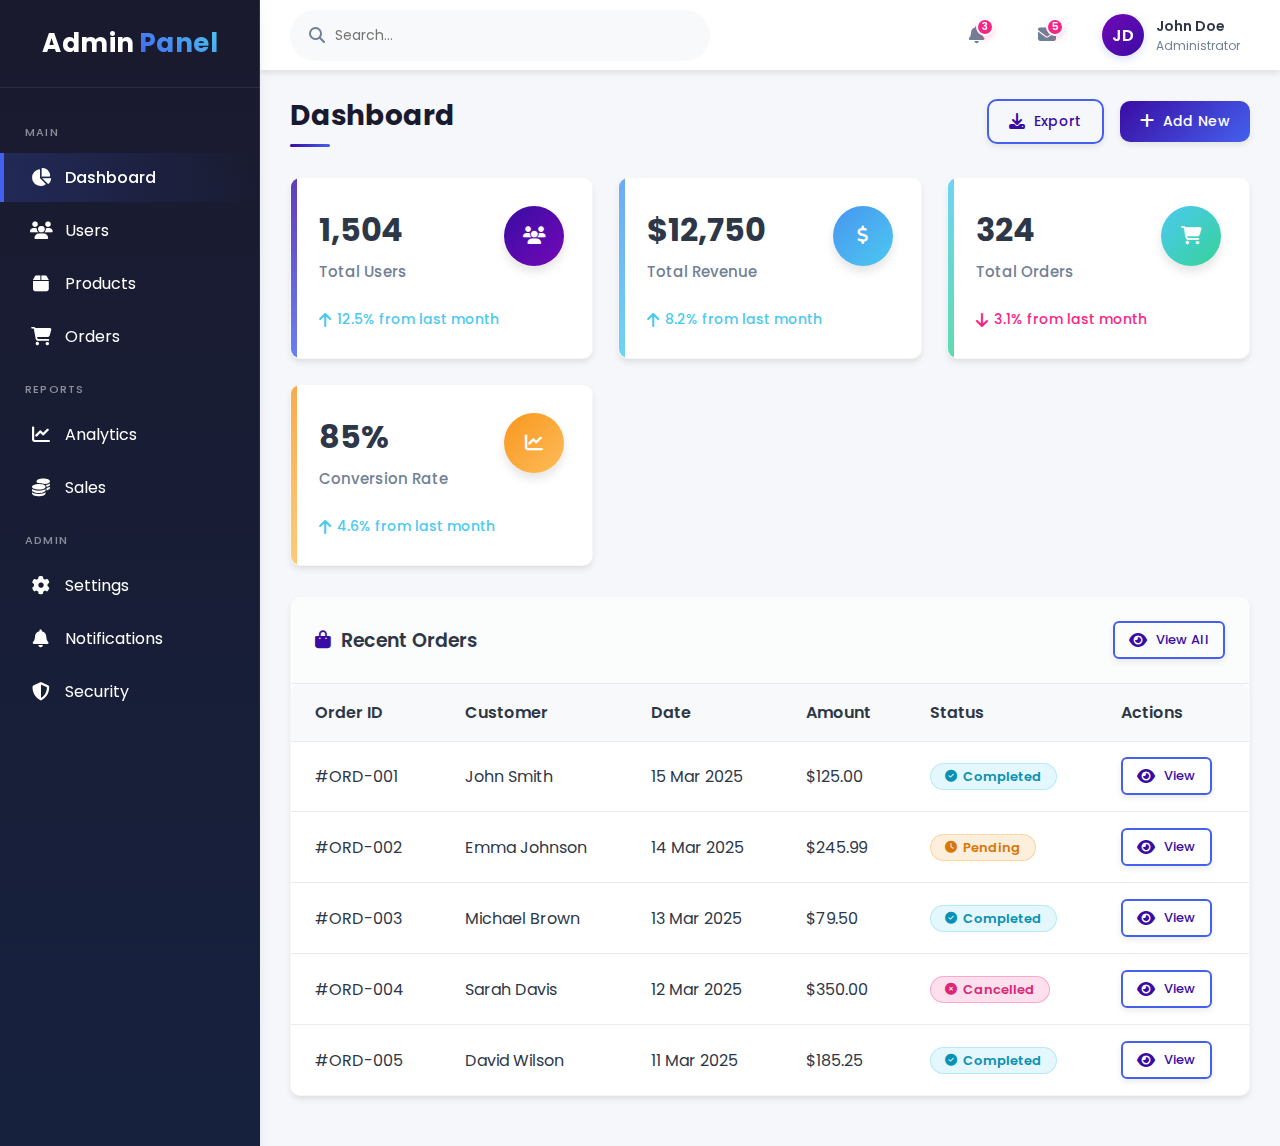
<file: Panel/index.html>
<!DOCTYPE html>
<html lang="en">
  <head>
    <meta charset="UTF-8" />
    <meta name="viewport" content="width=device-width, initial-scale=1.0" />
    <title>Admin Dashboard</title>
    <link
      rel="stylesheet"
      href="https://cdnjs.cloudflare.com/ajax/libs/font-awesome/6.4.2/css/all.min.css"
    />
    <link
      rel="stylesheet"
      href="https://cdnjs.cloudflare.com/ajax/libs/animate.css/4.1.1/animate.min.css"
    />
    <link
      href="https://fonts.googleapis.com/css2?family=Poppins:wght@300;400;500;600;700&display=swap"
      rel="stylesheet"
    />
    <link rel="stylesheet" href="style.css" />
  </head>
  <body>
    <div class="container">
      <!-- Sidebar -->
      <div class="sidebar">
        <div class="logo">
          <h1>Admin<span>Panel</span></h1>
        </div>
        <div class="nav-menu">
          <div class="menu-heading">Main</div>
          <div class="nav-item active">
            <i class="fas fa-chart-pie"></i>
            <span>Dashboard</span>
          </div>
          <div class="nav-item">
            <i class="fas fa-users"></i>
            <span>Users</span>
          </div>
          <div class="nav-item">
            <i class="fas fa-box"></i>
            <span>Products</span>
          </div>
          <div class="nav-item">
            <i class="fas fa-shopping-cart"></i>
            <span>Orders</span>
          </div>

          <div class="menu-heading">Reports</div>
          <div class="nav-item">
            <i class="fas fa-chart-line"></i>
            <span>Analytics</span>
          </div>
          <div class="nav-item">
            <i class="fas fa-coins"></i>
            <span>Sales</span>
          </div>

          <div class="menu-heading">Admin</div>
          <div class="nav-item">
            <i class="fas fa-cog"></i>
            <span>Settings</span>
          </div>
          <div class="nav-item">
            <i class="fas fa-bell"></i>
            <span>Notifications</span>
          </div>
          <div class="nav-item">
            <i class="fas fa-shield-alt"></i>
            <span>Security</span>
          </div>
        </div>
      </div>

      <!-- Header -->
      <div class="header">
        <div class="search-bar">
          <i class="fas fa-search"></i>
          <input type="text" placeholder="Search..." />
        </div>
        <div class="header-actions">
          <div class="notification">
            <i class="fas fa-bell"></i>
            <div class="badge">3</div>
          </div>
          <div class="notification">
            <i class="fas fa-envelope"></i>
            <div class="badge">5</div>
          </div>
          <div class="user-profile">
            <div class="profile-img">JD</div>
            <div class="user-info">
              <div class="user-name">John Doe</div>
              <div class="user-role">Administrator</div>
            </div>
          </div>
        </div>
      </div>

      <!-- Main Content -->
      <div class="main-content">
        <div class="page-title">
          <div class="title">Dashboard</div>
          <div class="action-buttons">
            <button class="btn btn-outline">
              <i class="fas fa-download"></i>
              Export
            </button>
            <button class="btn btn-primary">
              <i class="fas fa-plus"></i>
              Add New
            </button>
          </div>
        </div>

        <!-- Stats Cards -->
        <div class="stats-cards">
          <div class="stat-card">
            <div class="card-header">
              <div>
                <div class="card-value">1,504</div>
                <div class="card-label">Total Users</div>
              </div>
              <div class="card-icon purple">
                <i class="fas fa-users"></i>
              </div>
            </div>
            <div class="card-change positive">
              <i class="fas fa-arrow-up"></i>
              <span>12.5% from last month</span>
            </div>
          </div>

          <div class="stat-card">
            <div class="card-header">
              <div>
                <div class="card-value">$12,750</div>
                <div class="card-label">Total Revenue</div>
              </div>
              <div class="card-icon blue">
                <i class="fas fa-dollar-sign"></i>
              </div>
            </div>
            <div class="card-change positive">
              <i class="fas fa-arrow-up"></i>
              <span>8.2% from last month</span>
            </div>
          </div>

          <div class="stat-card">
            <div class="card-header">
              <div>
                <div class="card-value">324</div>
                <div class="card-label">Total Orders</div>
              </div>
              <div class="card-icon green">
                <i class="fas fa-shopping-cart"></i>
              </div>
            </div>
            <div class="card-change negative">
              <i class="fas fa-arrow-down"></i>
              <span>3.1% from last month</span>
            </div>
          </div>

          <div class="stat-card">
            <div class="card-header">
              <div>
                <div class="card-value">85%</div>
                <div class="card-label">Conversion Rate</div>
              </div>
              <div class="card-icon orange">
                <i class="fas fa-chart-line"></i>
              </div>
            </div>
            <div class="card-change positive">
              <i class="fas fa-arrow-up"></i>
              <span>4.6% from last month</span>
            </div>
          </div>
        </div>

        <!-- Recent Orders -->
        <div class="table-card">
          <div class="card-title">
            <h3><i class="fas fa-shopping-bag"></i> Recent Orders</h3>
            <button class="btn btn-outline btn-sm">
              <i class="fas fa-eye"></i> View All
            </button>
          </div>
          <table class="data-table">
            <thead>
              <tr>
                <th>Order ID</th>
                <th>Customer</th>
                <th>Date</th>
                <th>Amount</th>
                <th>Status</th>
                <th>Actions</th>
              </tr>
            </thead>
            <tbody>
              <tr>
                <td>#ORD-001</td>
                <td>John Smith</td>
                <td>15 Mar 2025</td>
                <td>$125.00</td>
                <td>
                  <span class="status active"
                    ><i class="fas fa-check-circle"></i> Completed</span
                  >
                </td>
                <td>
                  <button class="btn btn-outline btn-sm">
                    <i class="fas fa-eye"></i> View
                  </button>
                </td>
              </tr>
              <tr>
                <td>#ORD-002</td>
                <td>Emma Johnson</td>
                <td>14 Mar 2025</td>
                <td>$245.99</td>
                <td>
                  <span class="status pending"
                    ><i class="fas fa-clock"></i> Pending</span
                  >
                </td>
                <td>
                  <button class="btn btn-outline btn-sm">
                    <i class="fas fa-eye"></i> View
                  </button>
                </td>
              </tr>
              <tr>
                <td>#ORD-003</td>
                <td>Michael Brown</td>
                <td>13 Mar 2025</td>
                <td>$79.50</td>
                <td>
                  <span class="status active"
                    ><i class="fas fa-check-circle"></i> Completed</span
                  >
                </td>
                <td>
                  <button class="btn btn-outline btn-sm">
                    <i class="fas fa-eye"></i> View
                  </button>
                </td>
              </tr>
              <tr>
                <td>#ORD-004</td>
                <td>Sarah Davis</td>
                <td>12 Mar 2025</td>
                <td>$350.00</td>
                <td>
                  <span class="status cancelled"
                    ><i class="fas fa-times-circle"></i> Cancelled</span
                  >
                </td>
                <td>
                  <button class="btn btn-outline btn-sm">
                    <i class="fas fa-eye"></i> View
                  </button>
                </td>
              </tr>
              <tr>
                <td>#ORD-005</td>
                <td>David Wilson</td>
                <td>11 Mar 2025</td>
                <td>$185.25</td>
                <td>
                  <span class="status active"
                    ><i class="fas fa-check-circle"></i> Completed</span
                  >
                </td>
                <td>
                  <button class="btn btn-outline btn-sm">
                    <i class="fas fa-eye"></i> View
                  </button>
                </td>
              </tr>
            </tbody>
          </table>
        </div>
      </div>
    </div>
  </body>
</html>
</file>
<file: Panel/style.css>
:root {
  --primary: #3a0ca3;
  --primary-light: #4361ee;
  --secondary: #7209b7;
  --success: #4cc9f0;
  --danger: #f72585;
  --warning: #f8961e;
  --info: #4895ef;
  --dark: #1a1a2e;
  --light: #f8f9fa;
  --border: #e9ecef;
  --text: #2d3748;
  --text-light: #718096;
  --shadow: 0 10px 15px -3px rgba(0, 0, 0, 0.1),
    0 4px 6px -2px rgba(0, 0, 0, 0.05);
  --shadow-sm: 0 4px 6px -1px rgba(0, 0, 0, 0.1);
  --shadow-lg: 0 20px 25px -5px rgba(0, 0, 0, 0.1),
    0 10px 10px -5px rgba(0, 0, 0, 0.04);
  --radius: 10px;
  --radius-sm: 6px;
  --sidebar-width: 260px;
  --header-height: 70px;
  --transition: all 0.3s ease;
}

* {
  margin: 0;
  padding: 0;
  box-sizing: border-box;
  font-family: "Poppins", sans-serif;
}

body {
  background-color: #f5f7fb;
  color: var(--text);
  overflow-x: hidden;
}

/* Custom Scrollbar */
::-webkit-scrollbar {
  width: 6px;
  height: 6px;
}

::-webkit-scrollbar-track {
  background: #f1f1f1;
}

::-webkit-scrollbar-thumb {
  background: var(--primary-light);
  border-radius: 10px;
}

::-webkit-scrollbar-thumb:hover {
  background: var(--primary);
}

/* Layout */
.container {
  display: grid;
  grid-template-columns: var(--sidebar-width) 1fr;
  grid-template-rows: var(--header-height) 1fr;
  min-height: 100vh;
}

/* Sidebar */
.sidebar {
  grid-row: 1 / 3;
  background: linear-gradient(180deg, var(--dark) 0%, #16213e 100%);
  color: white;
  overflow-y: auto;
  transition: var(--transition);
  box-shadow: var(--shadow);
  z-index: 1000;
  position: relative;
}

.sidebar::before {
  content: "";
  position: absolute;
  top: 0;
  right: 0;
  height: 100%;
  width: 1px;
  background: linear-gradient(to bottom, rgba(255, 255, 255, 0.1), transparent);
}

.logo {
  padding: 24px 20px;
  text-align: center;
  border-bottom: 1px solid rgba(255, 255, 255, 0.08);
  margin-bottom: 10px;
}

.logo h1 {
  font-size: 26px;
  font-weight: 700;
  color: white;
  display: flex;
  align-items: center;
  justify-content: center;
  letter-spacing: 0.5px;
}

.logo span {
  color: var(--primary-light);
  background: linear-gradient(45deg, var(--primary-light), var(--success));
  -webkit-background-clip: text;
  background-clip: text;
  -webkit-text-fill-color: transparent;
  margin-left: 4px;
}

.nav-menu {
  padding: 10px 0;
}

.menu-heading {
  padding: 16px 25px 8px;
  font-size: 11px;
  text-transform: uppercase;
  letter-spacing: 1.2px;
  color: rgba(255, 255, 255, 0.5);
  font-weight: 500;
}

.nav-item {
  padding: 12px 25px;
  display: flex;
  align-items: center;
  cursor: pointer;
  transition: var(--transition);
  border-left: 4px solid transparent;
  margin: 4px 0;
  border-radius: 0 var(--radius-sm) var(--radius-sm) 0;
  position: relative;
  overflow: hidden;
}

.nav-item::after {
  content: "";
  position: absolute;
  bottom: 0;
  left: 0;
  width: 0;
  height: 1px;
  background: linear-gradient(
    90deg,
    transparent,
    rgba(255, 255, 255, 0.2),
    transparent
  );
  transition: var(--transition);
}

.nav-item:hover::after {
  width: 100%;
}

.nav-item:hover,
.nav-item.active {
  background-color: rgba(255, 255, 255, 0.07);
  border-left-color: var(--primary-light);
}

.nav-item.active {
  background: linear-gradient(90deg, rgba(67, 97, 238, 0.2), transparent);
  font-weight: 500;
}

.nav-item i {
  width: 24px;
  margin-right: 12px;
  font-size: 18px;
  text-align: center;
  transition: var(--transition);
}

.nav-item:hover i {
  transform: translateY(-2px);
}

/* Header */
.header {
  grid-column: 2;
  background-color: white;
  display: flex;
  align-items: center;
  justify-content: space-between;
  padding: 0 30px;
  box-shadow: var(--shadow-sm);
  z-index: 100;
  position: sticky;
  top: 0;
}

.search-bar {
  display: flex;
  align-items: center;
  background-color: var(--light);
  border-radius: 50px;
  padding: 8px 18px;
  flex: 0 0 420px;
  transition: var(--transition);
  border: 1px solid transparent;
}

.search-bar:focus-within {
  box-shadow: 0 0 0 2px rgba(67, 97, 238, 0.1);
  border-color: rgba(67, 97, 238, 0.3);
}

.search-bar input {
  border: none;
  background: transparent;
  outline: none;
  width: 100%;
  padding: 6px 10px;
  color: var(--text);
  font-size: 14px;
}

.search-bar i {
  color: var(--text-light);
  font-size: 16px;
}

.header-actions {
  display: flex;
  align-items: center;
}

.notification {
  position: relative;
  margin: 0 15px;
  cursor: pointer;
  width: 40px;
  height: 40px;
  display: flex;
  align-items: center;
  justify-content: center;
  border-radius: 50%;
  transition: var(--transition);
}

.notification:hover {
  background-color: rgba(67, 97, 238, 0.1);
}

.notification i {
  font-size: 18px;
  color: var(--text-light);
  transition: var(--transition);
}

.notification:hover i {
  color: var(--primary);
  transform: translateY(-2px);
}

.notification .badge {
  position: absolute;
  top: 3px;
  right: 3px;
  background-color: var(--danger);
  color: white;
  border-radius: 50%;
  width: 18px;
  height: 18px;
  font-size: 10px;
  display: flex;
  align-items: center;
  justify-content: center;
  box-shadow: 0 3px 6px rgba(247, 37, 133, 0.2);
  border: 2px solid white;
  font-weight: 600;
}

.user-profile {
  display: flex;
  align-items: center;
  cursor: pointer;
  padding: 6px 10px;
  border-radius: var(--radius);
  transition: var(--transition);
  margin-left: 10px;
}

.user-profile:hover {
  background-color: rgba(67, 97, 238, 0.05);
}

.profile-img {
  width: 42px;
  height: 42px;
  border-radius: 50%;
  background: linear-gradient(135deg, var(--secondary), var(--primary));
  display: flex;
  align-items: center;
  justify-content: center;
  color: white;
  font-weight: 600;
  margin-right: 12px;
  box-shadow: 0 3px 8px rgba(67, 97, 238, 0.2);
  font-size: 16px;
}

.user-info {
  display: flex;
  flex-direction: column;
}

.user-name {
  font-weight: 600;
  font-size: 14px;
}

.user-role {
  font-size: 12px;
  color: var(--text-light);
}

/* Main Content */
.main-content {
  grid-column: 2;
  padding: 25px 30px;
  overflow-y: auto;
}

.page-title {
  margin-bottom: 30px;
  display: flex;
  justify-content: space-between;
  align-items: center;
  animation: fadeIn 0.5s ease;
}

.title {
  font-size: 28px;
  font-weight: 700;
  color: var(--dark);
  position: relative;
  padding-bottom: 10px;
}

.title::after {
  content: "";
  position: absolute;
  bottom: 0;
  left: 0;
  width: 40px;
  height: 3px;
  background: linear-gradient(90deg, var(--primary), var(--primary-light));
  border-radius: 10px;
}

.action-buttons .btn {
  margin-left: 12px;
}

/* Dashboard Cards */
.stats-cards {
  display: grid;
  grid-template-columns: repeat(auto-fit, minmax(260px, 1fr));
  gap: 25px;
  margin-bottom: 30px;
  animation: fadeInUp 0.6s ease;
}

.stat-card {
  background-color: white;
  border-radius: var(--radius);
  padding: 28px;
  box-shadow: var(--shadow-sm);
  transition: all 0.4s ease;
  position: relative;
  overflow: hidden;
  border: 1px solid rgba(0, 0, 0, 0.03);
}

.stat-card::before {
  content: "";
  position: absolute;
  top: 0;
  left: 0;
  width: 6px;
  height: 100%;
  opacity: 0.8;
  transition: var(--transition);
}

.stat-card:nth-child(1)::before {
  background: linear-gradient(to bottom, var(--primary), var(--primary-light));
}

.stat-card:nth-child(2)::before {
  background: linear-gradient(to bottom, var(--info), var(--success));
}

.stat-card:nth-child(3)::before {
  background: linear-gradient(to bottom, var(--success), #36d399);
}

.stat-card:nth-child(4)::before {
  background: linear-gradient(to bottom, var(--warning), #ffbd59);
}

.stat-card:hover {
  transform: translateY(-7px);
  box-shadow: var(--shadow);
}

.card-header {
  display: flex;
  justify-content: space-between;
  align-items: flex-start;
  margin-bottom: 18px;
}

.card-icon {
  width: 60px;
  height: 60px;
  border-radius: 50%;
  display: flex;
  align-items: center;
  justify-content: center;
  font-size: 24px;
  color: white;
  box-shadow: 0 6px 10px rgba(0, 0, 0, 0.1);
  transition: var(--transition);
}

.stat-card:hover .card-icon {
  transform: scale(1.1);
}

.card-icon.purple {
  background: linear-gradient(135deg, var(--primary), var(--secondary));
}

.card-icon.blue {
  background: linear-gradient(135deg, var(--info), #4cc9f0);
}

.card-icon.green {
  background: linear-gradient(135deg, var(--success), #36d399);
}

.card-icon.orange {
  background: linear-gradient(135deg, var(--warning), #ffbd59);
}

.card-value {
  font-size: 32px;
  font-weight: 700;
  margin-bottom: 6px;
  transition: var(--transition);
}

.stat-card:hover .card-value {
  color: var(--primary);
}

.card-label {
  color: var(--text-light);
  font-size: 15px;
  font-weight: 500;
}

.card-change {
  display: flex;
  align-items: center;
  font-size: 14px;
  padding: 8px 0 0;
  font-weight: 500;
}

.card-change i {
  margin-right: 6px;
  font-size: 16px;
}

.card-change.positive {
  color: var(--success);
}

.card-change.negative {
  color: var(--danger);
}

/* Data Table */
.table-card {
  background-color: white;
  border-radius: var(--radius);
  box-shadow: var(--shadow-sm);
  overflow: hidden;
  margin-bottom: 25px;
  animation: fadeInUp 0.7s ease;
  border: 1px solid rgba(0, 0, 0, 0.03);
}

.card-title {
  padding: 24px;
  border-bottom: 1px solid var(--border);
  display: flex;
  justify-content: space-between;
  align-items: center;
  background-color: rgba(248, 249, 250, 0.5);
}

.card-title h3 {
  font-size: 19px;
  font-weight: 600;
  display: flex;
  align-items: center;
}

.card-title h3 i {
  margin-right: 10px;
  color: var(--primary);
}

.data-table {
  width: 100%;
  border-collapse: separate;
  border-spacing: 0;
}

.data-table th,
.data-table td {
  padding: 16px 24px;
  text-align: left;
}

.data-table th {
  font-weight: 600;
  color: var(--text);
  background-color: #f8f9fa;
  position: sticky;
  top: 0;
  box-shadow: 0 1px 0 0 var(--border);
}

.data-table th:first-child {
  border-top-left-radius: 8px;
}

.data-table th:last-child {
  border-top-right-radius: 8px;
}

.data-table td {
  border-bottom: 1px solid var(--border);
}

.data-table tr:last-child td {
  border-bottom: none;
}

.data-table tbody tr {
  transition: var(--transition);
}

.data-table tbody tr:hover {
  background-color: rgba(67, 97, 238, 0.03);
  transform: translateY(-1px);
  box-shadow: 0 3px 10px rgba(0, 0, 0, 0.04);
}

.status {
  padding: 6px 14px;
  border-radius: 50px;
  font-size: 13px;
  font-weight: 600;
  display: inline-flex;
  align-items: center;
  line-height: 1;
}

.status i {
  margin-right: 6px;
  font-size: 12px;
}

.status.active {
  background-color: rgba(76, 201, 240, 0.15);
  color: #0891b2;
  border: 1px solid rgba(76, 201, 240, 0.3);
}

.status.pending {
  background-color: rgba(248, 150, 30, 0.15);
  color: #d97706;
  border: 1px solid rgba(248, 150, 30, 0.3);
}

.status.cancelled {
  background-color: rgba(247, 37, 133, 0.15);
  color: #db2777;
  border: 1px solid rgba(247, 37, 133, 0.3);
}

/* Buttons */
.btn {
  display: inline-flex;
  align-items: center;
  justify-content: center;
  padding: 10px 20px;
  border-radius: var(--radius);
  font-weight: 500;
  cursor: pointer;
  transition: all 0.3s;
  border: none;
  outline: none;
  font-size: 14px;
  letter-spacing: 0.3px;
  box-shadow: 0 3px 6px rgba(0, 0, 0, 0.08);
  position: relative;
  overflow: hidden;
}

.btn::after {
  content: "";
  position: absolute;
  width: 100%;
  height: 100%;
  top: 0;
  left: -100%;
  background: linear-gradient(
    90deg,
    transparent,
    rgba(255, 255, 255, 0.2),
    transparent
  );
  transition: 0.5s;
}

.btn:hover::after {
  left: 100%;
}

.btn i {
  margin-right: 8px;
  font-size: 16px;
  transition: var(--transition);
}

.btn:hover i {
  transform: translateX(2px);
}

.btn-primary {
  background: linear-gradient(135deg, var(--primary), var(--primary-light));
  color: white;
}

.btn-primary:hover {
  background: linear-gradient(135deg, var(--secondary), var(--primary));
  transform: translateY(-2px);
  box-shadow: 0 6px 15px rgba(58, 12, 163, 0.2);
}

.btn-outline {
  border: 2px solid var(--primary-light);
  color: var(--primary);
  background-color: transparent;
}

.btn-outline:hover {
  background-color: var(--primary);
  color: white;
  border-color: var(--primary);
  transform: translateY(-2px);
  box-shadow: 0 6px 15px rgba(58, 12, 163, 0.2);
}

.btn-sm {
  padding: 7px 14px;
  font-size: 13px;
  border-radius: var(--radius-sm);
}

/* Animations */
@keyframes fadeIn {
  from {
    opacity: 0;
  }
  to {
    opacity: 1;
  }
}

@keyframes fadeInUp {
  from {
    opacity: 0;
    transform: translateY(20px);
  }
  to {
    opacity: 1;
    transform: translateY(0);
  }
}

/* Media Queries */
@media (max-width: 1200px) {
  .stats-cards {
    grid-template-columns: repeat(2, 1fr);
  }
}

@media (max-width: 992px) {
  .container {
    grid-template-columns: 0 1fr;
  }

  .sidebar {
    transform: translateX(-100%);
    position: fixed;
    height: 100vh;
    z-index: 1001;
  }

  .sidebar.active {
    transform: translateX(0);
    box-shadow: var(--shadow-lg);
  }

  .header {
    padding: 0 20px;
  }

  .main-content {
    padding: 20px;
  }
}

@media (max-width: 768px) {
  .search-bar {
    display: none;
  }

  .stats-cards {
    grid-template-columns: 1fr;
  }

  .user-role {
    display: none;
  }

  .data-table th,
  .data-table td {
    padding: 15px;
  }

  .title {
    font-size: 24px;
  }
}

@media (max-width: 576px) {
  .header-actions {
    margin-left: auto;
  }

  .notification {
    margin: 0 8px;
  }

  .user-info {
    display: none;
  }

  .profile-img {
    margin-right: 0;
  }

  .action-buttons {
    display: flex;
    flex-direction: column;
  }

  .action-buttons .btn {
    margin: 5px 0;
  }
}
.fas {
  font-size: 18px;
}
</file>
